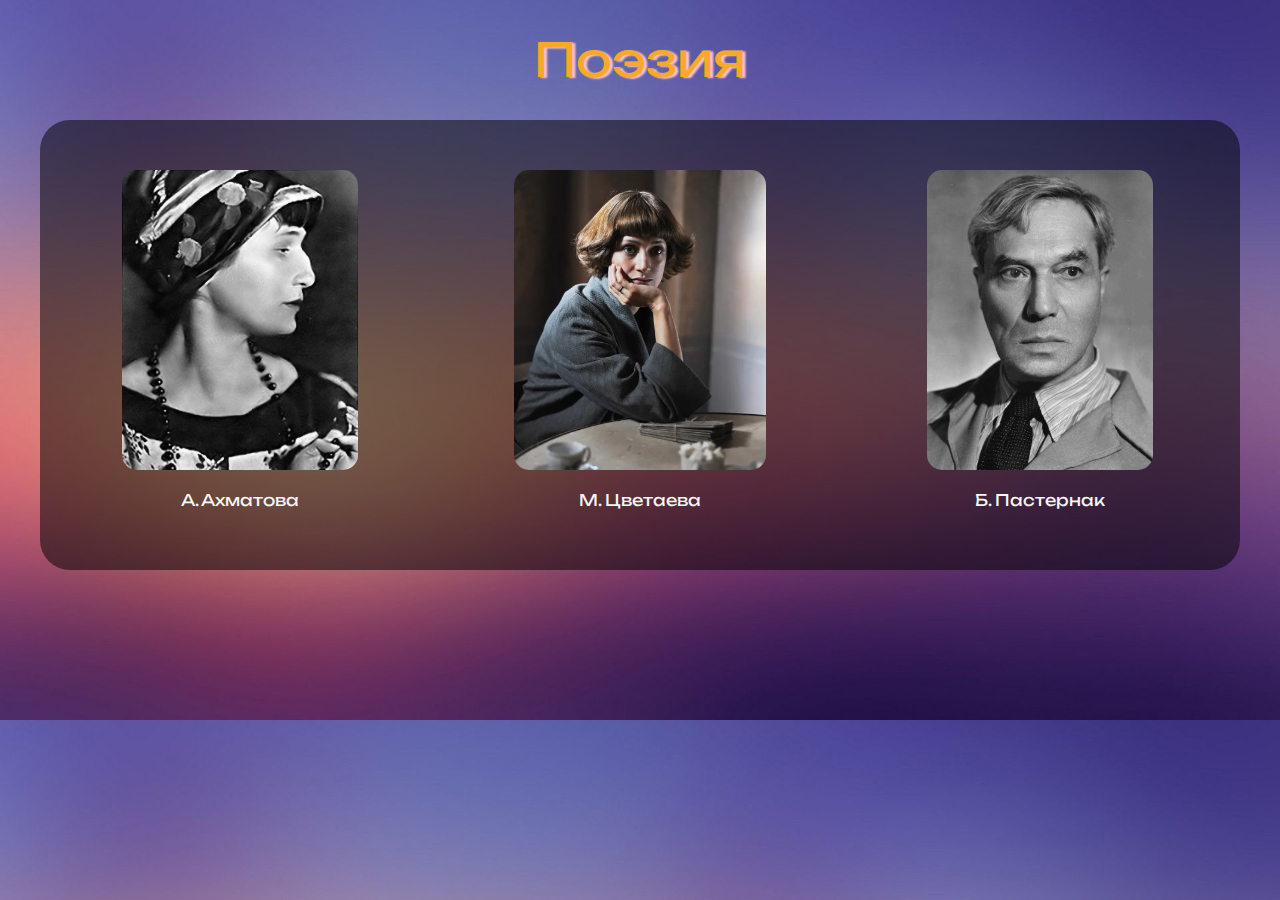
<file: index.html>
<!DOCTYPE html>
<html>
<head>
	<meta charset="utf-8">
	<meta name="viewport" content="width=device-width, initial-scale=1">
	<title>Поэзия</title>
	<link rel="stylesheet" type="text/css" href="css/style.css">
	<link rel="preconnect" href="https://fonts.googleapis.com">
	<link rel="preconnect" href="https://fonts.gstatic.com" crossorigin>
	<link href="https://fonts.googleapis.com/css2?family=Alexandria:wght@100..900&family=Arima:wght@100..700&family=Fraunces:ital,opsz,wght@0,9..144,100..900;1,9..144,100..900&family=Nobile:ital,wght@0,400;0,500;0,700;1,400;1,500;1,700&family=Pacifico&family=Sora:wght@100..800&family=Unbounded:wght@200..900&display=swap" rel="stylesheet">
</head>
<body>
	<h1 class="index">Поэзия</h1>
	<div class="avtori">
		<div class="av">
			<a href="ahmatova.html"><img src="img/ahmat.jpg" class="v"></a>
			<p class="v">А. Ахматова</p>
		</div>
		<div class="av">
			<a href="cvetaeva.html"><img src="img/cvet.jpg" class="v"></a>
			<p class="v">М. Цветаева</p>	
		</div>
		<div class="av">
			<a href="paster.html"><img src="img/paster.jpg" class="v"></a>
			<p class="v">Б. Пастернак</p>
		</div>
	</div>
</body>
</html>
</file>
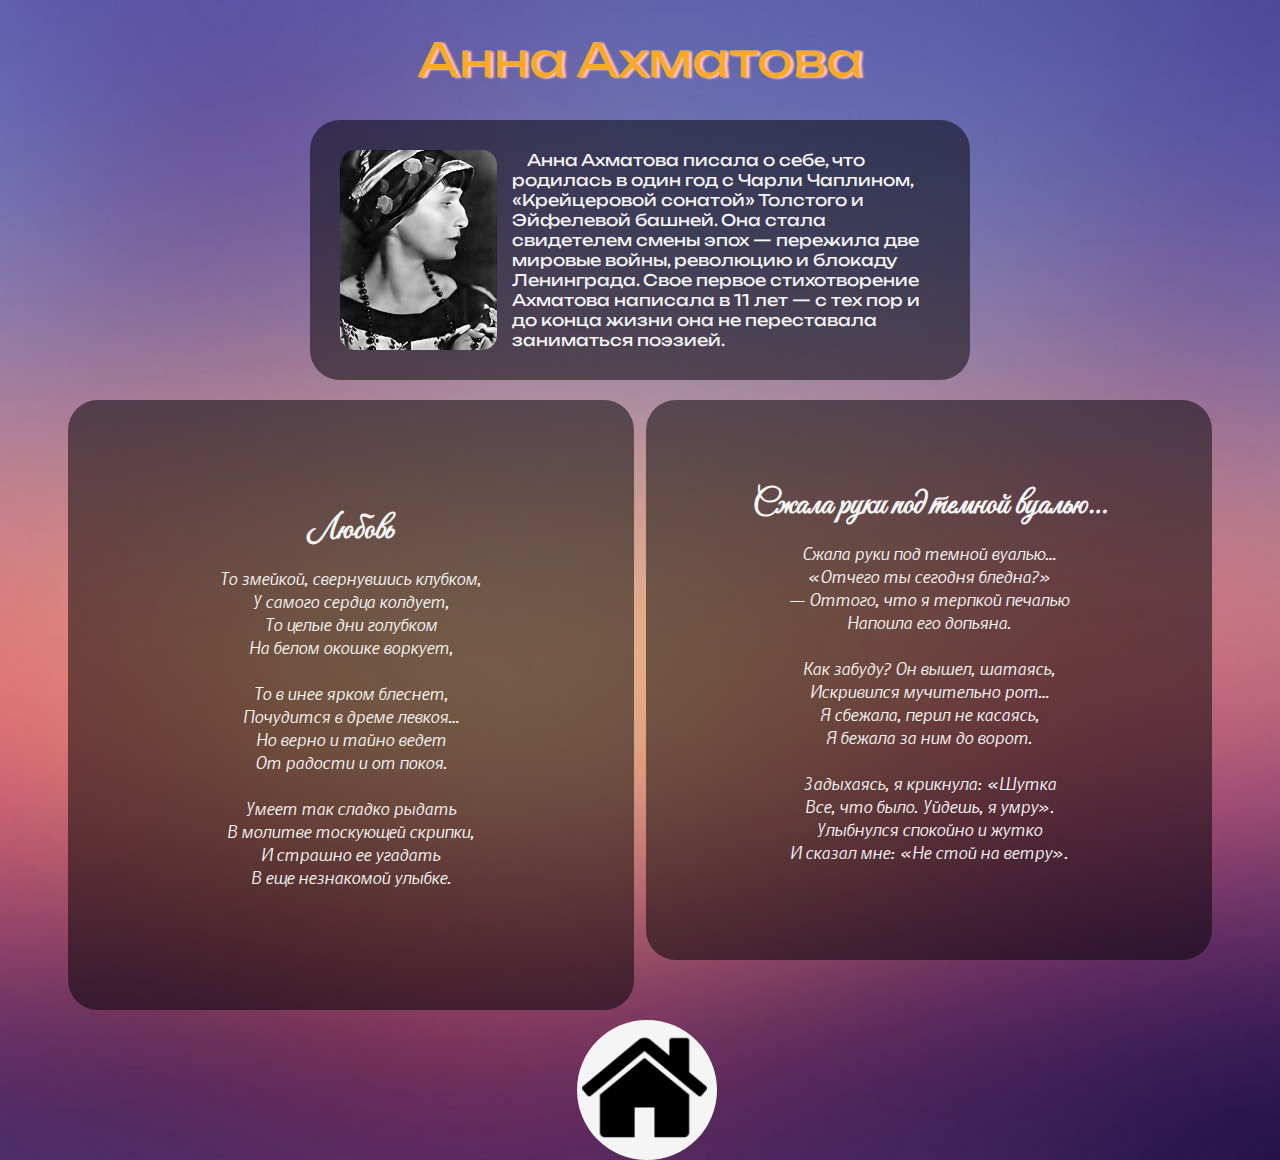
<file: ahmatova.html>
<!DOCTYPE html>
<html>
<head>
	<meta charset="utf-8">
	<meta name="viewport" content="width=device-width, initial-scale=1">
	<title>Анна Ахматова</title>
	<link rel="stylesheet" type="text/css" href="css/style.css">
	<link rel="preconnect" href="https://fonts.googleapis.com">
	<link rel="preconnect" href="https://fonts.gstatic.com" crossorigin>
	<link href="https://fonts.googleapis.com/css2?family=Alexandria:wght@100..900&family=Arima:wght@100..700&family=Fraunces:ital,opsz,wght@0,9..144,100..900;1,9..144,100..900&family=Great+Vibes&family=Nobile:ital,wght@0,400;0,500;0,700;1,400;1,500;1,700&family=Pacifico&family=Sora:wght@100..800&family=Unbounded:wght@200..900&display=swap" rel="stylesheet">
</head>
<body>
	<h1 class="index">Анна Ахматова</h1>
	<div class="bio">
		<img class="bio" src="img/ahmat.jpg">
		<p style="text-indent: 15px; margin-top: 0px;" class="v">Анна Ахматова писала о себе, что родилась в один год с Чарли Чаплином, «Крейцеровой сонатой» Толстого и Эйфелевой башней. Она стала свидетелем смены эпох — пережила две мировые войны, революцию и блокаду Ленинграда. Свое первое стихотворение Ахматова написала в 11 лет — с тех пор и до конца жизни она не переставала заниматься поэзией.</p>
	</div>
	<div class="stix1">
		<h2 class="name">Любовь</h2>
		<p class="stix">
			То змейкой, свернувшись клубком,<br>
			У самого сердца колдует,<br>
			То целые дни голубком<br>
			На белом окошке воркует,<br>
			<br>
			То в инее ярком блеснет,<br>
			Почудится в дреме левкоя…<br>
			Но верно и тайно ведет<br>
			От радости и от покоя.<br>
			<br>
			Умеет так сладко рыдать<br>
			В молитве тоскующей скрипки,<br>
			И страшно ее угадать<br>
			В еще незнакомой улыбке.
		</p>
	</div>
	<div class="stix2">
		<h2 class="name">Сжала руки под темной вуалью…</h2>
		<p class="stix">
			Сжала руки под темной вуалью…<br>
			«Отчего ты сегодня бледна?»<br>
			— Оттого, что я терпкой печалью<br>
			Напоила его допьяна.<br>
			<br>
			Как забуду? Он вышел, шатаясь,<br>
			Искривился мучительно рот…<br>
			Я сбежала, перил не касаясь,<br>
			Я бежала за ним до ворот.<br>
			<br>
			Задыхаясь, я крикнула: «Шутка<br>
			Все, что было. Уйдешь, я умру».<br>
			Улыбнулся спокойно и жутко<br>
			И сказал мне: «Не стой на ветру».
		</p>
	</div>
	<div class="home">
		<a href="index.html"><img class="home" src="img/home.png"></a>
	</div>
</body>
</file>
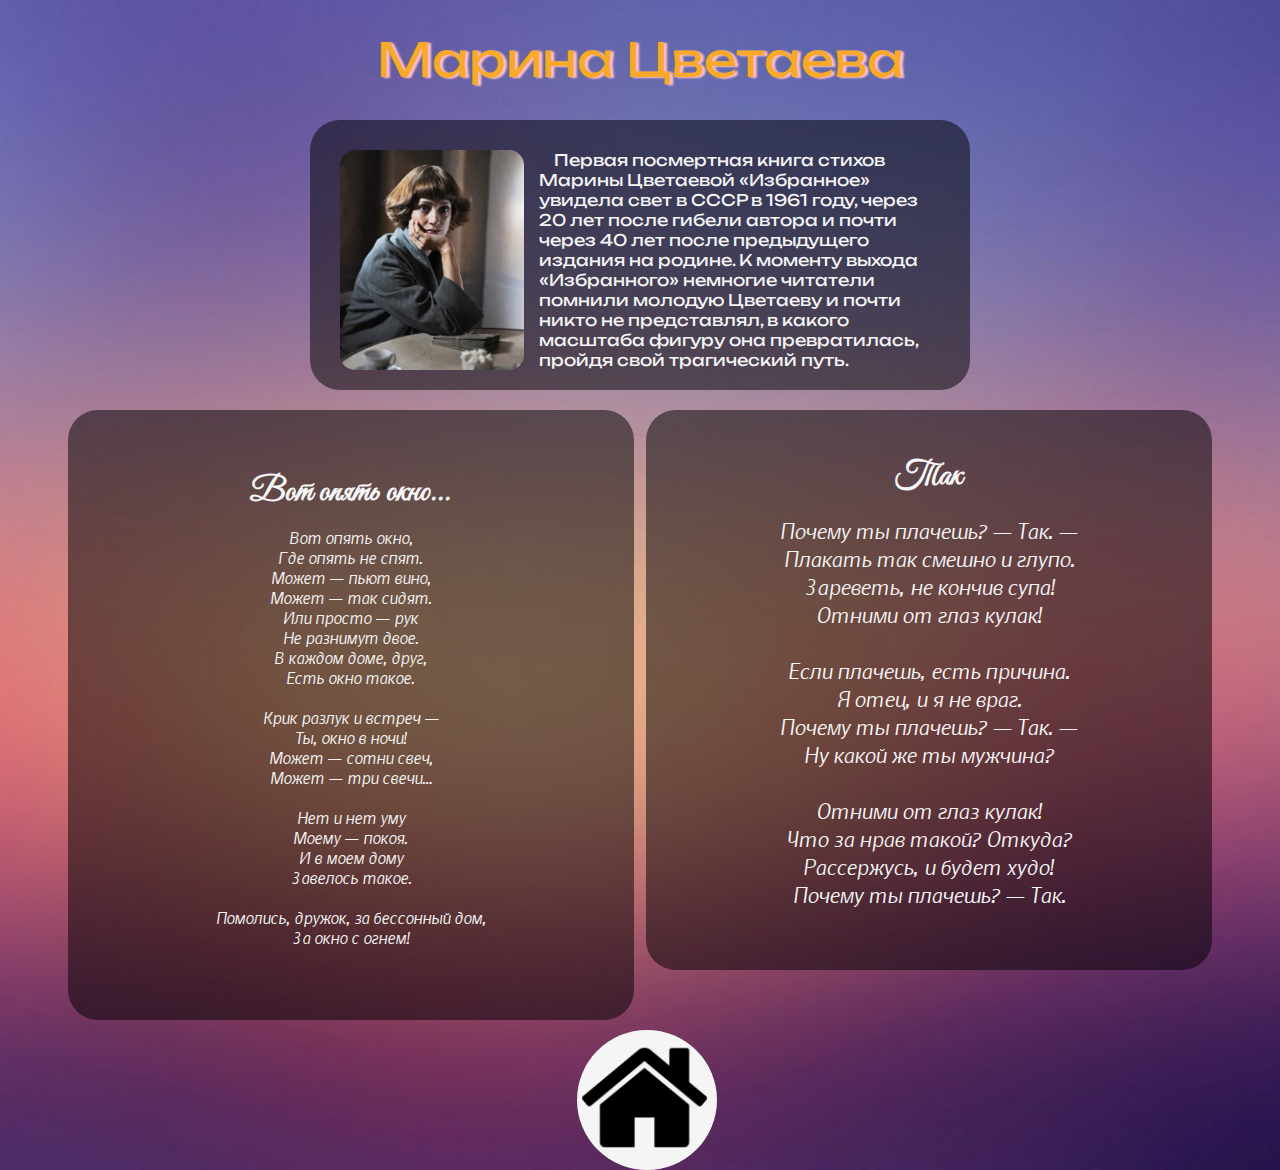
<file: cvetaeva.html>
<!DOCTYPE html>
<html>
<head>
	<meta charset="utf-8">
	<meta name="viewport" content="width=device-width, initial-scale=1">
	<title>Марина Цветаева</title>
	<link rel="stylesheet" type="text/css" href="css/style.css">
	<link rel="preconnect" href="https://fonts.googleapis.com">
	<link rel="preconnect" href="https://fonts.gstatic.com" crossorigin>
	<link href="https://fonts.googleapis.com/css2?family=Alexandria:wght@100..900&family=Arima:wght@100..700&family=Fraunces:ital,opsz,wght@0,9..144,100..900;1,9..144,100..900&family=Great+Vibes&family=Nobile:ital,wght@0,400;0,500;0,700;1,400;1,500;1,700&family=Pacifico&family=Sora:wght@100..800&family=Unbounded:wght@200..900&display=swap" rel="stylesheet">
</head>
<body>
	<h1 class="index">Марина Цветаева</h1>
	<div style="height: 210px;"class="bio">
		<img style="height: 220px;" class="bio" src="img/cvet.jpg">
		<p style="text-indent: 15px; margin-top: 0px;" class="v">Первая посмертная книга стихов Марины Цветаевой «Избранное» увидела свет в СССР в 1961 году, через 20 лет после гибели автора и почти через 40 лет после предыдущего издания на родине. К моменту выхода «Избранного» немногие читатели помнили молодую Цветаеву и почти никто не представлял, в какого масштаба фигуру она превратилась, пройдя свой трагический путь.</p>
	</div>
	<div class="stix1">
		<h2 style="margin-bottom: 0px;" class="name">Вот опять окно...</h2>
		<p style="font-size: 11pt;" class="stix">
			Вот опять окно,<br>
			Где опять не спят.<br>
			Может — пьют вино,<br>
			Может — так сидят.<br>
			Или просто — рук<br>
			Не разнимут двое.<br>
			В каждом доме, друг,<br>
			Есть окно такое.<br>
			<br>
			Крик разлук и встреч —<br>
			Ты, окно в ночи!<br>
			Может — сотни свеч,<br>
			Может — три свечи…<br>
			<br>
			Нет и нет уму<br>
			Моему — покоя.<br>
			И в моем дому<br>
			Завелось такое.<br>
			<br>
			Помолись, дружок, за бессонный дом,<br>
			За окно с огнем!	
		</p>
	</div>
	<div class="stix2">
		<h2 class="name">Так</h2>
		<p style="font-size: 15pt;" class="stix">
			Почему ты плачешь? — Так. —<br>
			Плакать так смешно и глупо.<br>
			Зареветь, не кончив супа!<br>
			Отними от глаз кулак!<br>
			<br>
			Если плачешь, есть причина.<br>
			Я отец, и я не враг.<br>
			Почему ты плачешь? — Так. —<br>
			Ну какой же ты мужчина?<br>
			<br>
			Отними от глаз кулак!<br>
			Что за нрав такой? Откуда?<br>
			Рассержусь, и будет худо!<br>
			Почему ты плачешь? — Так.
		</p>
	</div>
	<div class="home">
		<a href="index.html"><img class="home" src="img/home.png"></a>
	</div>
</body>
</file>
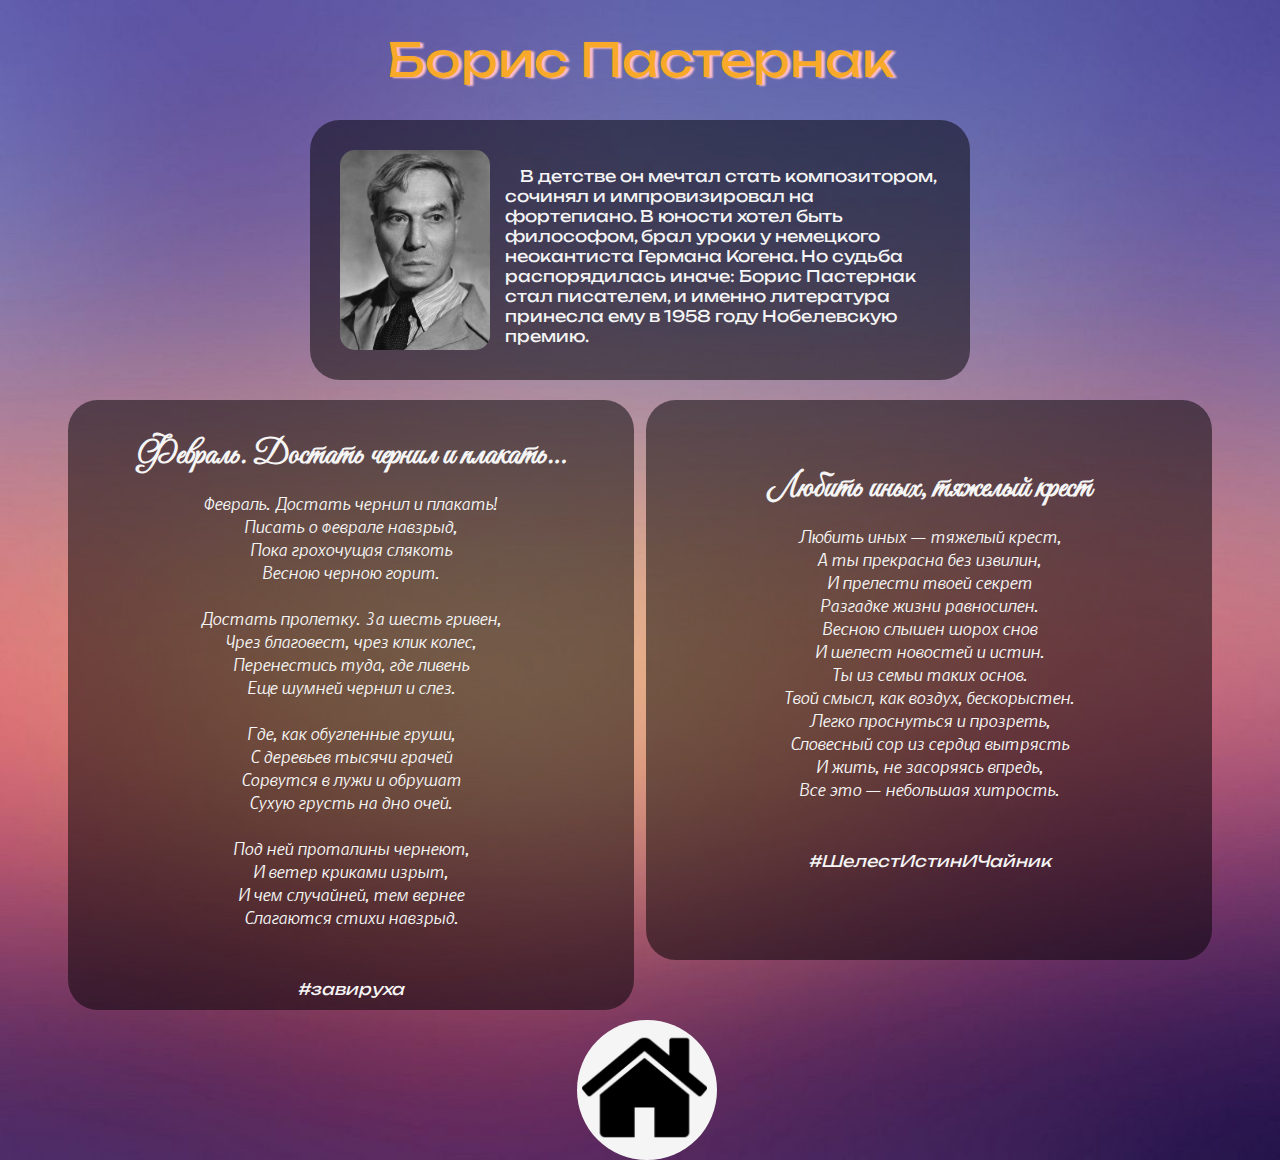
<file: paster.html>
<!DOCTYPE html>
<html>
<head>
	<meta charset="utf-8">
	<meta name="viewport" content="width=device-width, initial-scale=1">
	<title>Борис Пастернак</title>
	<link rel="stylesheet" type="text/css" href="css/style.css">
	<link rel="preconnect" href="https://fonts.googleapis.com">
	<link rel="preconnect" href="https://fonts.gstatic.com" crossorigin>
	<link href="https://fonts.googleapis.com/css2?family=Alexandria:wght@100..900&family=Arima:wght@100..700&family=Fraunces:ital,opsz,wght@0,9..144,100..900;1,9..144,100..900&family=Great+Vibes&family=Nobile:ital,wght@0,400;0,500;0,700;1,400;1,500;1,700&family=Pacifico&family=Sora:wght@100..800&family=Unbounded:wght@200..900&display=swap" rel="stylesheet">
</head>
<body>
	<h1 class="index">Борис Пастернак</h1>
	<div class="bio">
		<img class="bio" src="img/paster.jpg">
		<p style="text-indent: 15px;" class="v">В детстве он мечтал стать композитором, сочинял и импровизировал на фортепиано. В юности хотел быть философом, брал уроки у немецкого неокантиста Германа Когена. Но судьба распорядилась иначе: Борис Пастернак стал писателем, и именно литература принесла ему в 1958 году Нобелевскую премию.</p>
	</div>
	<div class="stix1">
		<h2 class="name">Февраль. Достать чернил и плакать…</h2>
		<p class="stix">
			Февраль. Достать чернил и плакать!<br>
			Писать о феврале навзрыд,<br>
			Пока грохочущая слякоть<br>
			Весною черною горит.<br>
			<br>
			Достать пролетку. За шесть гривен,<br>
			Чрез благовест, чрез клик колес,<br>
			Перенестись туда, где ливень<br>
			Еще шумней чернил и слез.<br>
			<br>
			Где, как обугленные груши,<br>
			С деревьев тысячи грачей<br>
			Сорвутся в лужи и обрушат<br>
			Сухую грусть на дно очей.<br>
			<br>
			Под ней проталины чернеют,<br>
			И ветер криками изрыт,<br>
			И чем случайней, тем вернее<br>
			Слагаются стихи навзрыд.<br>	
		</p>
		<p class="hashtag">#завируха</p>
	</div>
	<div class="stix2">
		<h2 class="name">Любить иных, тяжелый крест</h2>
		<p class="stix">
			Любить иных — тяжелый крест,<br>
			А ты прекрасна без извилин,<br>
			И прелести твоей секрет<br>
			Разгадке жизни равносилен.<br>
			Весною слышен шорох снов<br>
			И шелест новостей и истин.<br>
			Ты из семьи таких основ.<br>
			Твой смысл, как воздух, бескорыстен.<br>
			Легко проснуться и прозреть,<br>
			Словесный сор из сердца вытрясть<br>
			И жить, не засоряясь впредь,<br>
			Все это — небольшая хитрость.	
		</p>
		<p class="hashtag">#ШелестИстинИЧайник</p>
	</div>
	<div class="home">
		<a href="index.html"><img class="home" src="img/home.png"></a>
	</div>
</body>
</file>
<file: css/style.css>
body
{
	background-image: url(../img/fon.jpg);
	background-size: cover;
}
h1.index
{
	font-family: "Unbounded";
	font-weight: 400;
	font-style: normal;
	text-align: center;
	color: #f8a92a;
	text-shadow: 3px 1px 2px pink;
	font-size: 35pt;
}
img.v
{
	height: 300px;
	border-radius: 15px;
	transition: box-shadow 0.5s 0.1s ease;
}
img.v:hover
{
	box-shadow: 10px 10px 4px #232323;
}
div.av
{
	height: 350px;
	width: 300px;
	float: left;
	text-align: center;
	margin: 50px;
}
div.avtori
{
	width: 1200px;
	height: 450px;
	background-color: rgba(0, 0, 0, 0.5);
	border-radius: 30px;
	margin: 10px auto;
	align-content: center;
	align-items: stretch;

}
p.v
{
	font-family: "Unbounded";
	font-weight: 400;
	color: whitesmoke;
}
img.bio
{
	height: 200px;
	border-radius: 15px;
	float: left;
	margin-right: 15px;	
}
div.bio
{
	width: 600px;
	height: 200px;
	background-color: rgba(0, 0, 0, 0.5);
	border-radius: 30px;
	margin: 10px auto;
	align-content: center;
	align-items: stretch;
	padding: 30px;
}
div.stix1
{
	width: 40%;
	height: 550px;
	background-color: rgba(0, 0, 0, 0.5);
	border-radius: 30px;
	margin: 10px auto;
	align-content: center;
	align-items: stretch;
	padding: 30px;
	float: left;
	text-align: center;
	margin-left: 60px;
}
div.stix2
{
	width: 40%;
	height: 500px;
	background-color: rgba(0, 0, 0, 0.5);
	border-radius: 30px;
	margin: 10px auto;
	align-content: center;
	align-items: stretch;
	padding: 30px;
	float: right;
	text-align: center;
	margin-right: 60px;
}
h2.name
{
	font-family: "Great Vibes";
	color: whitesmoke;
	font-size: 25pt;
	margin: 5px 0px;
}
p.stix
{
	font-family: "Nobile";
	font-style: italic;
	color: whitesmoke;}
img.home
{
	height: 125px;
}
div.home
{
	background-color: whitesmoke;
	height: 130px;
	width: 130px;
	float: left;
	align-content: center;
	padding: 5px;
	border-radius: 90%;
	margin-left: 45%;
}
p.hashtag
{
	font-family: "Unbounded";
	font-style: italic;
	font-weight: 400;
	color: whitesmoke;
	padding-bottom: 10px;
	margin-top: 50px;
}
</file>
